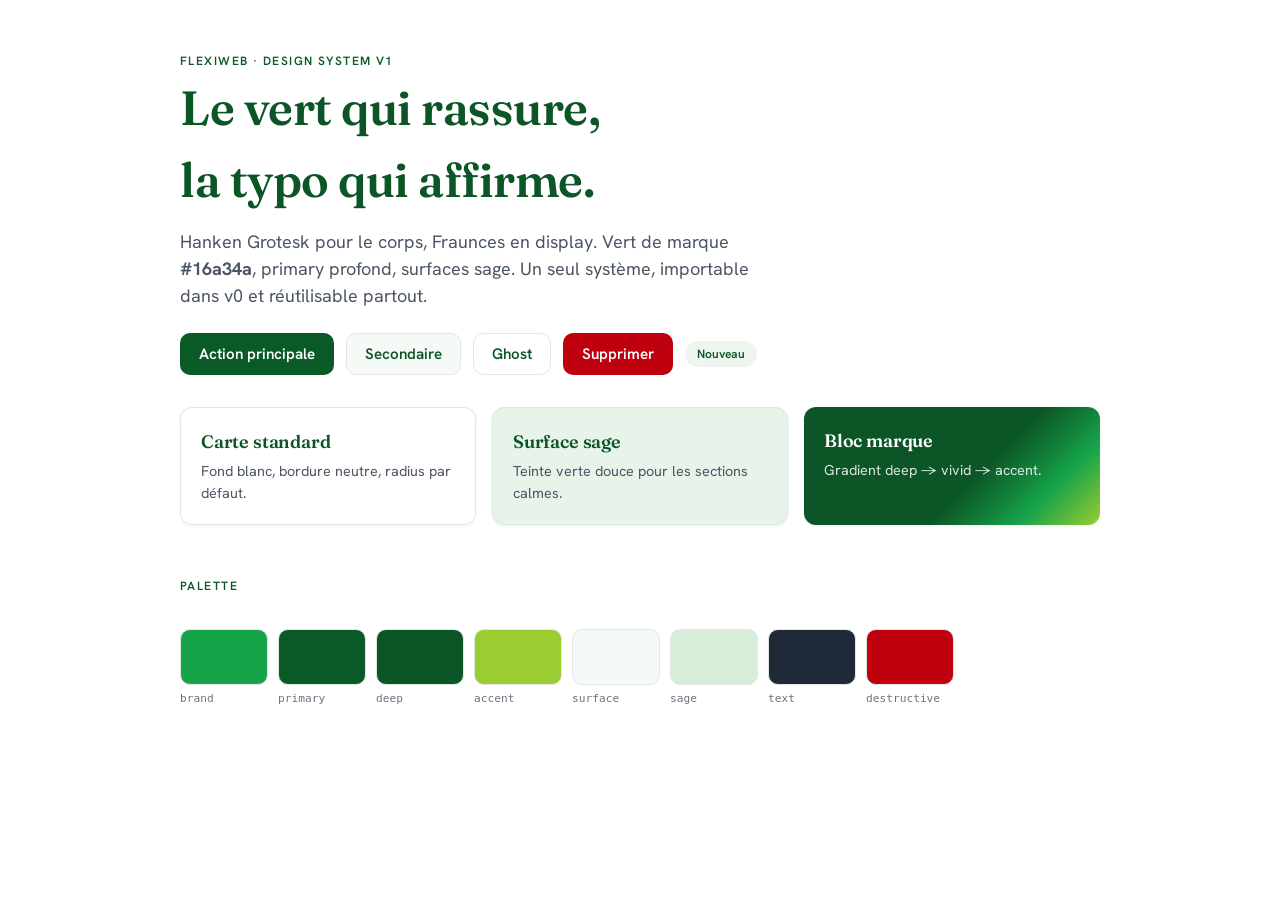
<file: public/index.html>
<!DOCTYPE html>
<html lang="fr">
<head>
<meta charset="utf-8">
<meta name="viewport" content="width=device-width, initial-scale=1">
<title>FlexiWeb Design System — showcase</title>
<link rel="preconnect" href="https://fonts.googleapis.com">
<link rel="preconnect" href="https://fonts.gstatic.com" crossorigin>
<link href="https://fonts.googleapis.com/css2?family=Hanken+Grotesk:wght@400;500;600;700&family=Fraunces:opsz,wght@9..144,400;9..144,600;9..144,700&display=swap" rel="stylesheet">
<link rel="stylesheet" href="theme.css">
<style>
  * { box-sizing: border-box; margin: 0; }
  body { font-family: var(--font-sans); color: var(--foreground); background: var(--background); padding: 48px; line-height: 1.5; }
  .wrap { max-width: 920px; margin: 0 auto; }
  h1, h2, h3 { font-family: var(--font-serif); color: var(--heading); font-weight: 600; letter-spacing: -0.01em; }
  h1 { font-size: 3rem; }
  h2 { font-size: 1.5rem; margin-top: 8px; }
  .eyebrow { font-family: var(--font-sans); text-transform: uppercase; letter-spacing: .12em; font-size: .75rem; font-weight: 600; color: var(--brand-strong); }
  .lead { color: var(--muted-foreground); font-size: 1.125rem; margin-top: 12px; max-width: 60ch; }
  .row { display: flex; gap: 12px; flex-wrap: wrap; margin-top: 24px; align-items: center; }
  .btn { font-family: var(--font-sans); font-weight: 600; font-size: .95rem; padding: 10px 18px; border-radius: var(--radius); border: 1px solid transparent; cursor: pointer; }
  .btn-primary { background: var(--primary); color: var(--primary-foreground); }
  .btn-secondary { background: var(--secondary); color: var(--secondary-foreground); border-color: var(--border); }
  .btn-ghost { background: transparent; color: var(--brand-strong); border-color: var(--border); }
  .btn-destructive { background: var(--destructive); color: var(--destructive-foreground); }
  .cards { display: grid; grid-template-columns: repeat(3, 1fr); gap: 16px; margin-top: 32px; }
  .card { background: var(--card); border: 1px solid var(--border); border-radius: 0.75rem; padding: 20px; box-shadow: 0 1px 3px rgba(0,0,0,.06); }
  .card.sage { background: var(--sage-soft); border-color: var(--sage); }
  .card.brand { background: var(--gradient-brand); color: #fff; border: none; }
  .card h3 { font-size: 1.125rem; }
  .card.brand h3 { color: #fff; }
  .card p { color: var(--muted-foreground); font-size: .9rem; margin-top: 6px; }
  .card.brand p { color: rgba(255,255,255,.85); }
  .swatches { display: flex; gap: 10px; margin-top: 32px; flex-wrap: wrap; }
  .sw { width: 88px; }
  .chip { height: 56px; border-radius: 10px; border: 1px solid var(--border); }
  .sw span { display: block; font-size: .7rem; color: var(--faint); font-family: var(--font-mono); margin-top: 6px; }
  .section { margin-top: 48px; }
  .badge { display:inline-block; background: var(--cream); color: var(--brand-deep); border-radius: 999px; padding: 4px 12px; font-size: .75rem; font-weight: 600; }
</style>
</head>
<body>
  <div class="wrap">
    <span class="eyebrow">FlexiWeb · Design System v1</span>
    <h1>Le vert qui rassure,<br>la typo qui affirme.</h1>
    <p class="lead">Hanken Grotesk pour le corps, Fraunces en display. Vert de marque <b>#16a34a</b>, primary profond, surfaces sage. Un seul système, importable dans v0 et réutilisable partout.</p>

    <div class="row">
      <button class="btn btn-primary">Action principale</button>
      <button class="btn btn-secondary">Secondaire</button>
      <button class="btn btn-ghost">Ghost</button>
      <button class="btn btn-destructive">Supprimer</button>
      <span class="badge">Nouveau</span>
    </div>

    <div class="cards">
      <div class="card"><h3>Carte standard</h3><p>Fond blanc, bordure neutre, radius par défaut.</p></div>
      <div class="card sage"><h3>Surface sage</h3><p>Teinte verte douce pour les sections calmes.</p></div>
      <div class="card brand"><h3>Bloc marque</h3><p>Gradient deep → vivid → accent.</p></div>
    </div>

    <div class="section">
      <span class="eyebrow">Palette</span>
      <div class="swatches">
        <div class="sw"><div class="chip" style="background:#16a34a"></div><span>brand</span></div>
        <div class="sw"><div class="chip" style="background:#0a5a28"></div><span>primary</span></div>
        <div class="sw"><div class="chip" style="background:#0c5526"></div><span>deep</span></div>
        <div class="sw"><div class="chip" style="background:#9acd32"></div><span>accent</span></div>
        <div class="sw"><div class="chip" style="background:#f6faf6"></div><span>surface</span></div>
        <div class="sw"><div class="chip" style="background:#d7edda"></div><span>sage</span></div>
        <div class="sw"><div class="chip" style="background:#1f2937"></div><span>text</span></div>
        <div class="sw"><div class="chip" style="background:#bf000f"></div><span>destructive</span></div>
      </div>
    </div>
  </div>
</body>
</html>
</file>
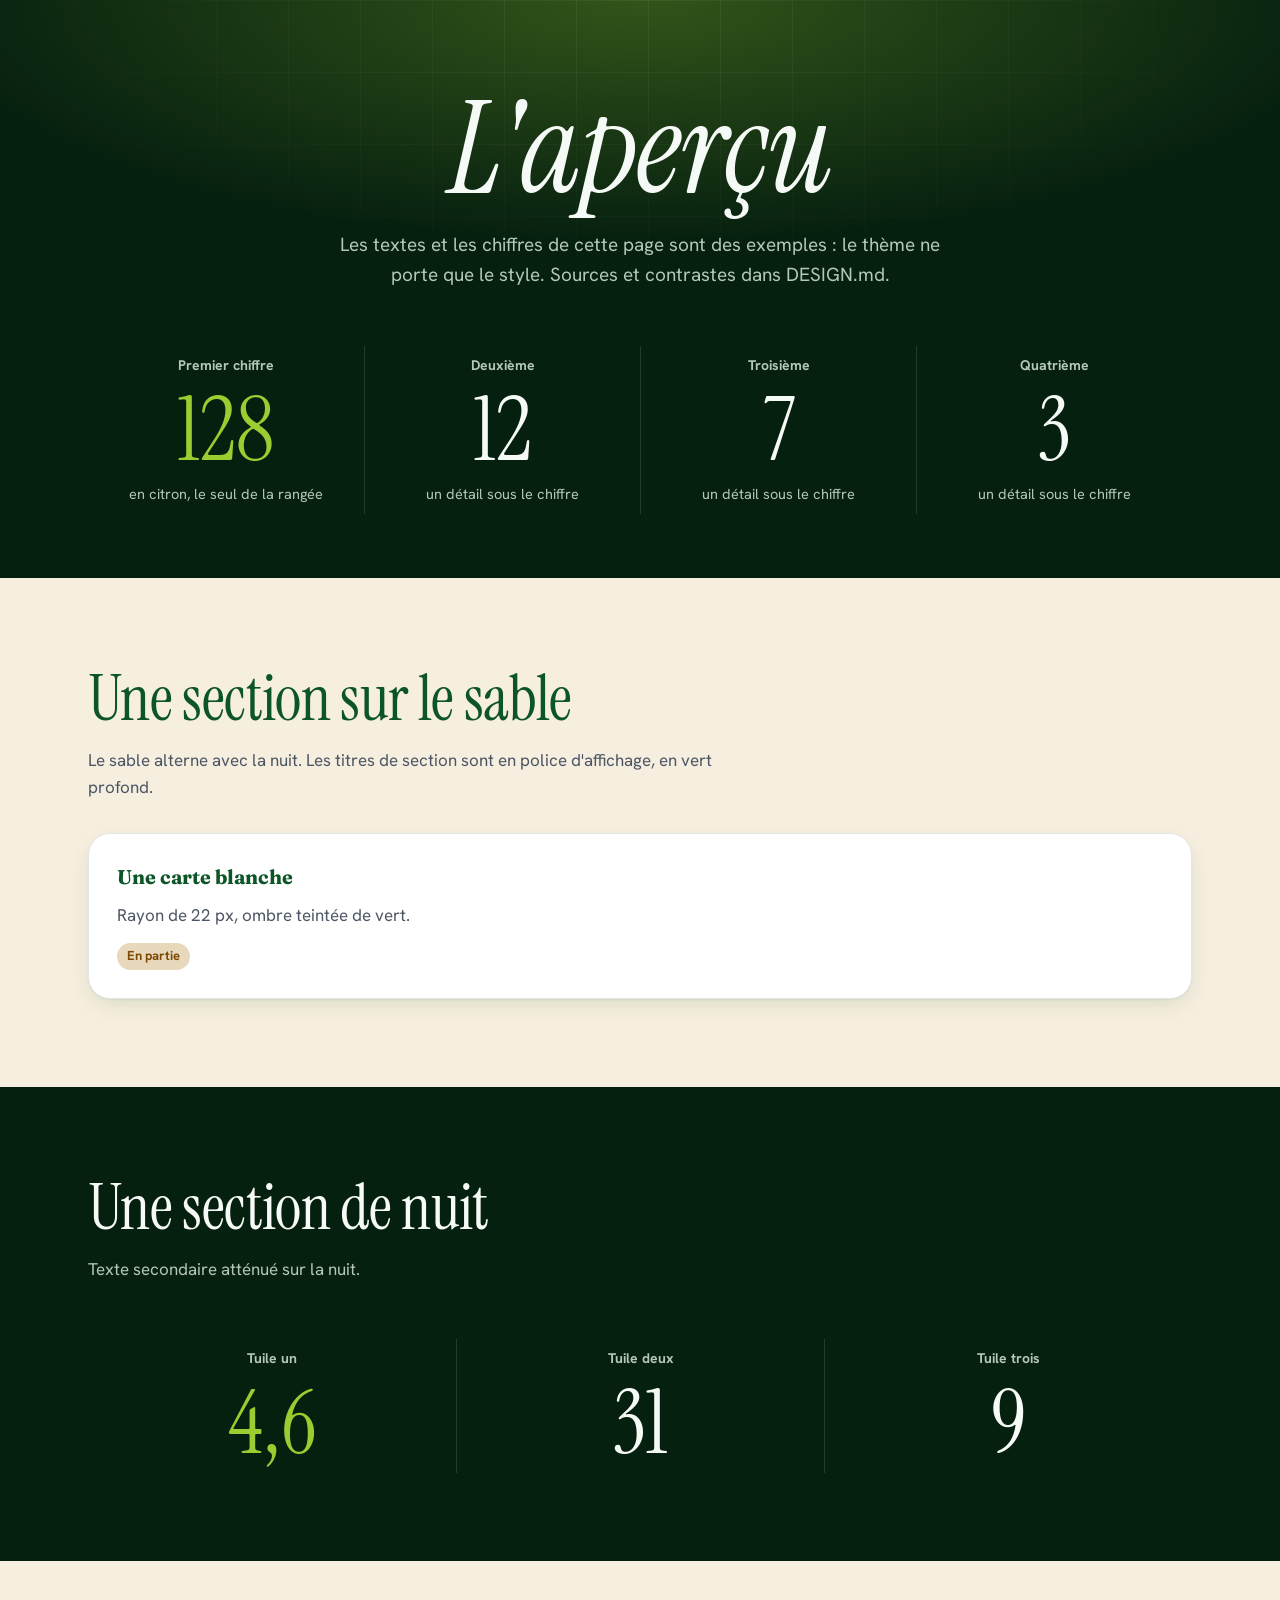
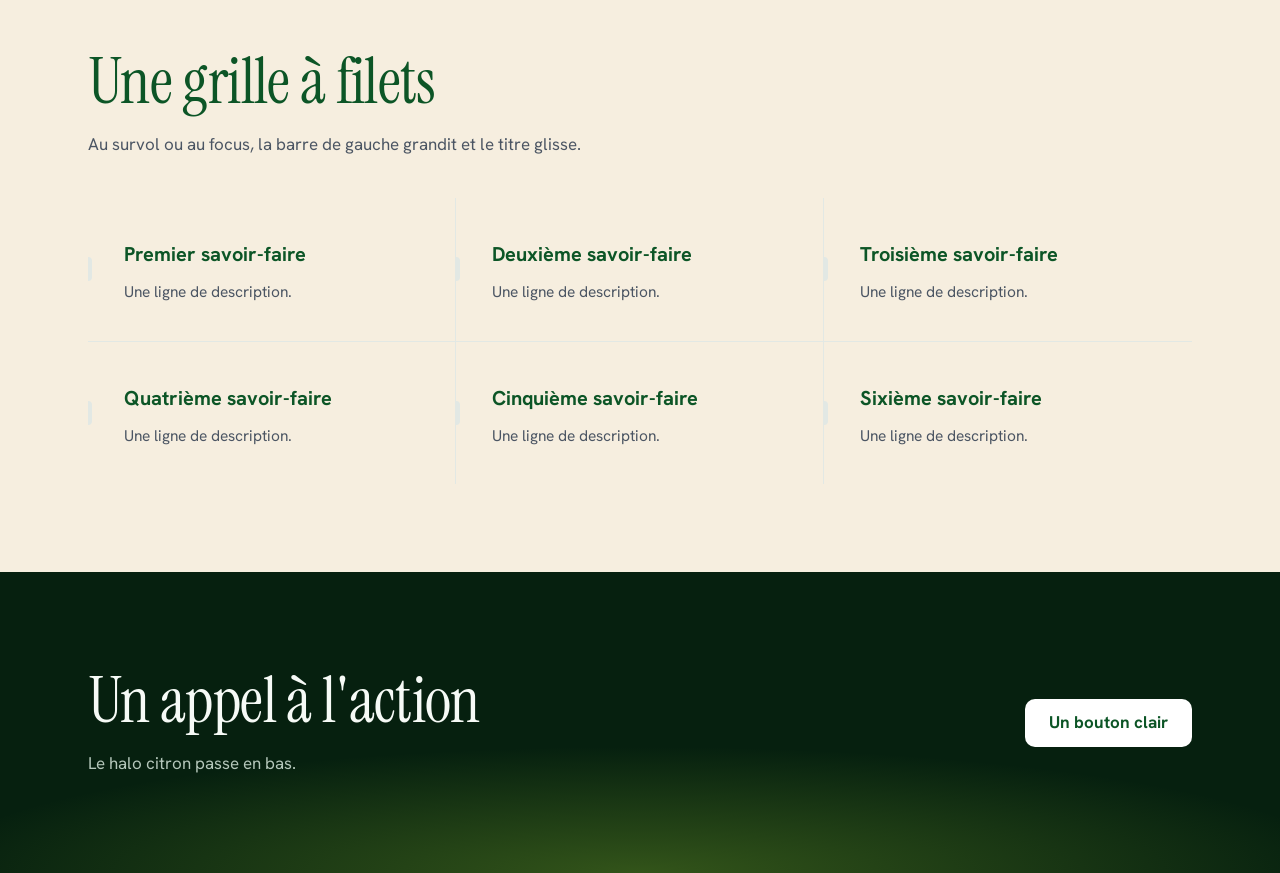
<file: public/themes/nuit-atelier/index.html>
<!DOCTYPE html>
<html lang="fr">
<head>
<meta charset="utf-8">
<meta name="viewport" content="width=device-width, initial-scale=1">
<title>Aperçu du thème nuit-atelier</title>
<link rel="preconnect" href="https://fonts.googleapis.com">
<link rel="preconnect" href="https://fonts.gstatic.com" crossorigin>
<link href="https://fonts.googleapis.com/css2?family=Fraunces:opsz,wght@9..144,600&family=Hanken+Grotesk:wght@400;600;700&family=Instrument+Serif:ital@0;1&display=swap" rel="stylesheet">
<link rel="stylesheet" href="../../theme.css">
<link rel="stylesheet" href="theme.css">
<style>
  * { box-sizing: border-box; }
  body { margin: 0; background: var(--background); color: var(--foreground); font: 400 17px/1.6 var(--font-sans); }
  .page { max-width: 1160px; margin: 0 auto; padding: 0 28px; }
  section { padding: 88px 0; }
  h2 { color: var(--heading); margin: 0 0 16px; }
  h3 { font-family: var(--font-serif); color: var(--heading); margin: 0; }
  p { margin: 0; }
  .chapo { font-size: 19px; color: var(--nuit-attenue); max-width: 640px; margin: 0 auto; }
  .na-chiffres { margin-top: 56px; }
  .libelle { display: block; margin-bottom: 12px; font-size: 14px; font-weight: 700; color: var(--nuit-attenue); }
  .detail { display: block; margin-top: 10px; font-size: 14.5px; color: var(--nuit-attenue); }
  .sable { background: var(--sand); }
  .intro { color: var(--muted-foreground); max-width: 680px; }
  .na-carte { margin-top: 32px; padding: 28px; }
  .na-carte p { color: var(--muted-foreground); margin-top: 8px; }
  .pastille { display: inline-block; margin-top: 14px; padding: 3px 10px; border-radius: 999px; font-size: 13px; font-weight: 700; background: var(--sand-deep); color: var(--partiel-encre); }
  .na-grille { margin-top: 40px; }
  .na-grille h3 { font-family: var(--font-sans); font-size: 20px; font-weight: 700; }
  .na-grille p { color: var(--muted-foreground); margin-top: 10px; font-size: 15.5px; }
  .na-grille a { color: inherit; text-decoration: none; }
  .na-appel .page { display: flex; justify-content: space-between; align-items: center; gap: 32px; flex-wrap: wrap; }
  .na-appel p { color: var(--nuit-attenue); max-width: 620px; }
  .bouton-clair { display: inline-flex; align-items: center; min-height: 48px; padding: 0 24px; border-radius: var(--radius); background: #fff; color: var(--brand-deep); font-weight: 700; text-decoration: none; }
</style>
</head>
<body>
<header class="na-bandeau">
  <div class="page">
    <h1>L'aperçu</h1>
    <p class="chapo">Les textes et les chiffres de cette page sont des exemples : le thème ne porte que le style. Sources et contrastes dans DESIGN.md.</p>
    <div class="na-chiffres">
      <div class="na-phare"><span class="libelle">Premier chiffre</span><span class="na-valeur">128</span><span class="detail">en citron, le seul de la rangée</span></div>
      <div><span class="libelle">Deuxième</span><span class="na-valeur">12</span><span class="detail">un détail sous le chiffre</span></div>
      <div><span class="libelle">Troisième</span><span class="na-valeur">7</span><span class="detail">un détail sous le chiffre</span></div>
      <div><span class="libelle">Quatrième</span><span class="na-valeur">3</span><span class="detail">un détail sous le chiffre</span></div>
    </div>
  </div>
</header>
<main>
  <section class="sable" aria-labelledby="t-sable">
    <div class="page">
      <h2 id="t-sable" class="na-affiche">Une section sur le sable</h2>
      <p class="intro">Le sable alterne avec la nuit. Les titres de section sont en police d'affichage, en vert profond.</p>
      <div class="na-carte">
        <h3>Une carte blanche</h3>
        <p>Rayon de 22 px, ombre teintée de vert.</p>
        <span class="pastille">En partie</span>
      </div>
    </div>
  </section>
  <section class="na-nuit" aria-labelledby="t-nuit">
    <div class="page">
      <h2 id="t-nuit" class="na-affiche">Une section de nuit</h2>
      <p class="na-attenue intro">Texte secondaire atténué sur la nuit.</p>
      <div class="na-chiffres" style="--na-colonnes: 3">
        <div class="na-phare"><span class="libelle">Tuile un</span><span class="na-valeur">4,6</span></div>
        <div><span class="libelle">Tuile deux</span><span class="na-valeur">31</span></div>
        <div><span class="libelle">Tuile trois</span><span class="na-valeur">9</span></div>
      </div>
    </div>
  </section>
  <section class="sable" aria-labelledby="t-grille">
    <div class="page">
      <h2 id="t-grille" class="na-affiche">Une grille à filets</h2>
      <p class="intro">Au survol ou au focus, la barre de gauche grandit et le titre glisse.</p>
      <ul class="na-grille">
        <li><h3><a href="#t-grille"><span class="na-titre">Premier savoir-faire</span></a></h3><p>Une ligne de description.</p></li>
        <li><h3><a href="#t-grille"><span class="na-titre">Deuxième savoir-faire</span></a></h3><p>Une ligne de description.</p></li>
        <li><h3><a href="#t-grille"><span class="na-titre">Troisième savoir-faire</span></a></h3><p>Une ligne de description.</p></li>
        <li><h3><a href="#t-grille"><span class="na-titre">Quatrième savoir-faire</span></a></h3><p>Une ligne de description.</p></li>
        <li><h3><a href="#t-grille"><span class="na-titre">Cinquième savoir-faire</span></a></h3><p>Une ligne de description.</p></li>
        <li><h3><a href="#t-grille"><span class="na-titre">Sixième savoir-faire</span></a></h3><p>Une ligne de description.</p></li>
      </ul>
    </div>
  </section>
</main>
<footer class="na-appel">
  <div class="page">
    <div>
      <h2 class="na-affiche" style="color: var(--nuit-texte)">Un appel à l'action</h2>
      <p>Le halo citron passe en bas.</p>
    </div>
    <a class="bouton-clair" href="#t-sable">Un bouton clair</a>
  </div>
</footer>
</body>
</html>
</file>
<file: public/theme.css>
/* Design System FlexiWeb — thème v1.1 (2026-07-04).
   shadcn-compatible + tokens de marque + fonts. Clair et sombre : le bloc .dark
   ci-dessous expose les 49 variables, miroir exact des 49 claires.
   v1.1 (gaps remontés par les 4 câblages, valeurs déjà arbitrées v1) :
   + --on-brand exposé dans theme.css (était tokens.json only)
   + échelle radius exportée (--radius-sm..2xl, valeurs tokens.json)
   + slot display : --font-display = Fraunces (alias de --font-serif) */
:root {
  /* --- marque --- */
  --brand: #16a34a;
  --brand-strong: #0a5a28;
  --brand-deep: #0c5526;
  --brand-accent: #9acd32;
  --brand-accent-ink: #6fa01f;
  --accent-soft: #d4ed9f; /* tint pâle de --brand-accent : FONDS highlight/chips accent doux (jamais le texte) */
  --on-brand: #ffffff;
  --gradient-brand: linear-gradient(135deg, #0c5526 0%, #0c5526 58%, #16a34a 80%, #9acd32 100%);

  /* --- surfaces vertes tintées --- */
  --surface: #f6faf6;
  --cream: #eef5ee;
  --cream-deep: #e3efe3; /* cran vert soutenu sous sage-soft */
  --sage: #d7edda;
  --sage-soft: #e8f3ea;

  /* --- neutres chauds (v1.2, arbitrés yg0a1n 2026-07-19) : réchauffent la palette verte
     sans clash (undertone jaune doux). Fonds de sections + bordures/chips. Jamais le texte.
     Contraste WCAG AA vérifié pour le CORPS (--foreground/--heading/--muted-foreground) :
     sur --sand 6.5–12.7:1, sur --sand-deep 5.4–10.5:1.
     ⚠️ EXCEPTION (Lot 1 #8) : --faint #6b7280 tombe SOUS AA sur ces surfaces teintées
     (et sur les surfaces vertes) — ne pas l'utiliser en texte dessus ; garde-fou
     faint→muted-foreground prévu au Lot 3. --- */
  --sand: #f6eedf;
  --sand-deep: #e8d8bc;

  /* CONVENTION « surface de card » (v1.2, validée diag #9/#10) : pour colorer des cards sur un
     fond neutre, alterner 3 fonds = 1 vert (--sage-soft) + 2 beiges (--sand, --sand-deep). La
     surface la plus soutenue (--sand-deep) porte une bordure TRANSPARENTE (une bordure sand-deep
     y serait invisible). Le beige/vert porte le FOND, jamais le texte. Contraste AA tenu sur les
     3 fonds (le plus serré = --muted-foreground sur --sand-deep, 5.39:1). */

  /* ÉCHELLE DE SURFACES (v1.3, #14) — noms sémantiques conservés, ordonnés par luminance (clair→foncé),
     en DEUX familles de température (choisir selon l'intention : vert = sobre/marque, beige = chaleureux) :
       froide (verte)  : --surface .946 → --cream .897 → --sage-soft .872 → --cream-deep .836 → --sage .801
       chaude (beige)  : --sand .861 → --sand-deep .699
     Bordures : --border (neutre) < --border-strong (emphase, sépare mieux). Highlight accent : --accent-soft.
     ATOMES (recettes token, jamais de hex) :
       pill  = rounded-full + bg-{tone} + text-{ink} + px-3 py-1 text-xs font-semibold ; tone∈{sage-soft,sand-deep,accent-soft}, ink∈{brand-strong,brand-deep}
       badge = pill compact (px-2 py-0.5 text-[.7rem])
       card-tone = convention surface de card ci-dessus (+ --cream-deep = 4e tone vert renforcé) */

  /* --- shadcn semantic (light) --- */
  --background: #ffffff;
  --foreground: #1f2937;
  --card: #ffffff;
  --card-foreground: #1f2937;
  --popover: #ffffff;
  --popover-foreground: #1f2937;
  --primary: #0a5a28;
  --primary-foreground: #ffffff;
  --secondary: #f6faf6;
  --secondary-foreground: #0c5526;
  --muted: #f6faf6;
  --muted-foreground: #4b5563;
  --accent: #eef5ee;
  --accent-foreground: #0c5526;
  --destructive: #bf000f;
  --destructive-foreground: #ffffff;
  /* états sémantiques (Lot 3 #12) — même registre que --destructive (foncé saturé + fg blanc).
     Chacun tient AA en FOND (badge/toast, fg blanc) ET en TEXTE sur background/surface.
     --success = émeraude DISTINCT du vert de marque #16a34a (plus froid/foncé, ne se confond pas). */
  --success: #047857;             --success-foreground: #ffffff;
  --warning: #b45309;             --warning-foreground: #ffffff;
  --info:    #1d4ed8;             --info-foreground:    #ffffff;
  --border: #e2e8e4;
  --border-strong: #cbd5cf; /* bordure d'emphase (vert-gris) — sépare mieux que --border */
  --input: #e2e8e4;
  --ring: #16a34a;
  /* focus-ring a11y (Lot 1 #8) : --ring #16a34a tient <3:1 sur 9/11 fonds dont les surfaces
     teintées (sage-soft/sand/sand-deep = cards) → focus clavier quasi invisible. Sur surface de
     card : utiliser --ring-strong (contraste fort) ET/OU l'offset --ring-offset (halo = fond,
     pattern shadcn ring-offset). 0 nouvelle couleur : alias de valeurs existantes. */
  --ring-strong: #0c5526; /* = --brand-deep — focus ring pour surfaces teintées */
  --ring-offset: #ffffff;  /* = --background — halo entre l'élément et le ring */
  --heading: #0c5526;
  /* GARDE-FOU (Lot 3 #12, referme le trou Lot 1) : --faint est RÉSERVÉ au texte normal sur
     --background / --surface uniquement. Sur toute surface teintée (cream/sage/sand/…) ou colorée,
     --faint tombe sous AA → utiliser --muted-foreground à la place. */
  --faint: #6b7280;

  --chart-1: #16a34a;
  --chart-2: #0a5a28;
  --chart-3: #9acd32;
  --chart-4: #6fa01f;
  --chart-5: #4b5563;

  /* --- radius (échelle tokens.json, défaut = md) --- */
  --radius: 0.625rem;
  --radius-sm: 0.375rem;
  --radius-md: 0.625rem;
  --radius-lg: 0.75rem;
  --radius-xl: 1rem;
  --radius-2xl: 1.5rem;

  /* --- fonts --- */
  --font-sans: "Hanken Grotesk", ui-sans-serif, system-ui, sans-serif;
  --font-serif: "Fraunces", ui-serif, Georgia, serif;
  --font-display: var(--font-serif); /* slot display (titres) — Fraunces, arbitré v1 */
  --font-mono: ui-monospace, SFMono-Regular, Menlo, Monaco, monospace;
}

/* DARK MODE (v2, Lot 5 #16) — palette DÉRIVÉE de la light (pas inversion naïve) : fonds
   verts-noirs, texte clair, brand/états ÉCLAIRCIS pour rester vibrants + tenir l'AA sur sombre.
   Le @theme ci-dessous référence les var() → bascule auto quand .dark est posé. Valeurs light
   INTACTES. Contraste AA vérifié : foreground 14–16:1, muted-fg 7.6–8:1, brand 10.7:1, états 6.7–11:1. */
.dark {
  /* marque (éclaircie pour le sombre) */
  --brand: #4ade80;               /* vert vif lisible sur fond dark */
  --brand-strong: #22c55e;        /* actions/primary */
  --brand-deep: #16a34a;
  --brand-accent: #a3e635;
  --brand-accent-ink: #84cc16;
  --accent-soft: #14532d;         /* fond highlight doux = vert profond (rôle inversé) */
  --on-brand: #06120b;            /* texte SUR les boutons vifs = sombre */
  --gradient-brand: linear-gradient(135deg, #06120b 0%, #14532d 58%, #22c55e 80%, #4ade80 100%);

  /* surfaces = panneaux dark tintés */
  --surface: #101a14;
  --cream: #111d16;
  --cream-deep: #16241c;
  --sage: #1c2e24;
  --sage-soft: #16241c;
  --sand: #1f1b12;                /* panneau dark chaud */
  --sand-deep: #2a2416;

  /* shadcn semantic (dark) */
  --background: #0b1510;
  --foreground: #e7f0ea;
  --card: #111d16;
  --card-foreground: #e7f0ea;
  --popover: #111d16;
  --popover-foreground: #e7f0ea;
  --primary: #22c55e;
  --primary-foreground: #06120b;
  --secondary: #16241c;
  --secondary-foreground: #e7f0ea;
  --muted: #16241c;
  --muted-foreground: #9db0a5;
  --accent: #1c2e24;
  --accent-foreground: #e7f0ea;
  --destructive: #f87171;         /* rouge éclairci (AA sur dark) */
  --destructive-foreground: #06120b;
  /* états sémantiques (dark) — vibrants, foreground sombre (badge) ou texte sur fond dark */
  --success: #34d399;             --success-foreground: #06120b;
  --warning: #fbbf24;             --warning-foreground: #06120b;
  --info:    #60a5fa;             --info-foreground:    #06120b;
  --border: #24352b;
  --border-strong: #33463a;
  --input: #24352b;
  --ring: #4ade80;
  --ring-strong: #4ade80;         /* déjà vif sur dark → même valeur */
  --ring-offset: #0b1510;         /* = --background */
  --heading: #e7f0ea;
  --faint: #8a978f;               /* réservé texte sur --background/--surface (AA 5.9–6.1:1) */

  --chart-1: #4ade80;
  --chart-2: #22c55e;
  --chart-3: #a3e635;
  --chart-4: #84cc16;
  --chart-5: #9db0a5;
}

/* Tailwind v4 — mapping @theme (importe les tokens dans les utilitaires tw) */
@theme inline {
  --color-background: var(--background);
  --color-foreground: var(--foreground);
  --color-primary: var(--primary);
  --color-primary-foreground: var(--primary-foreground);
  --color-secondary: var(--secondary);
  --color-muted: var(--muted);
  --color-muted-foreground: var(--muted-foreground);
  --color-faint: var(--faint);
  --color-accent: var(--accent);
  --color-destructive: var(--destructive);
  --color-success: var(--success);
  --color-success-foreground: var(--success-foreground);
  --color-warning: var(--warning);
  --color-warning-foreground: var(--warning-foreground);
  --color-info: var(--info);
  --color-info-foreground: var(--info-foreground);
  --color-border: var(--border);
  --color-border-strong: var(--border-strong);
  --color-ring: var(--ring);
  --color-ring-strong: var(--ring-strong);
  --color-ring-offset: var(--ring-offset);
  --color-brand: var(--brand);
  --color-brand-strong: var(--brand-strong);
  --color-brand-deep: var(--brand-deep);
  --color-brand-accent: var(--brand-accent);
  --color-brand-accent-ink: var(--brand-accent-ink);
  --color-accent-soft: var(--accent-soft);
  --color-surface: var(--surface);
  --color-cream: var(--cream);
  --color-cream-deep: var(--cream-deep);
  --color-sage: var(--sage);
  --color-sage-soft: var(--sage-soft);
  --color-sand: var(--sand);
  --color-sand-deep: var(--sand-deep);
  --color-on-brand: var(--on-brand);
  --font-sans: var(--font-sans);
  --font-serif: var(--font-serif);
  --font-display: var(--font-display);
  --font-mono: var(--font-mono);
  --radius: var(--radius);
  --radius-sm: var(--radius-sm);
  --radius-md: var(--radius-md);
  --radius-lg: var(--radius-lg);
  --radius-xl: var(--radius-xl);
  --radius-2xl: var(--radius-2xl);

  /* spacing (Lot 2 #10) — base multiplicative Tailwind v4 : génère les utilitaires
     p-N, m-N, gap-N et space-N (p-1 = 4px).
     RYTHME DS recommandé (multiples de 4, harmonisé au pas radius) : 4, 8, 12, 16 (card),
     24 (gap section), 32, 48 (section vertical mobile), 64 (desktop), 96 (hero) px,
     soit p-1, p-2, p-3, p-4, p-6, p-8, p-12, p-16, p-24.

     ATTENTION EN REFORMULANT CE COMMENTAIRE : ne jamais accoler une étoile et une barre
     oblique. La séquence referme le commentaire en pleine phrase, le reste du texte devient
     du CSS invalide, et le build Tailwind échoue sur « @theme blocks must only contain
     custom properties ». C'est ce qui s'était produit ici : trois motifs d'utilitaires
     écrits avec une étoile suivie d'une barre oblique fermaient le bloc trois fois.
     Écrire les utilitaires sous la forme p-N, ou séparés par des virgules. */
  --spacing: 0.25rem;

  /* fontSize (Lot 1 #8 : orphelins tokens.json désormais distribués → utilitaires text-*) */
  --text-xs: 0.75rem;
  --text-sm: 0.875rem;
  --text-base: 1rem;
  --text-lg: 1.125rem;
  --text-xl: 1.25rem;
  --text-2xl: 1.5rem;
  --text-3xl: 2.25rem;
  --text-4xl: 3rem;
  --text-5xl: 3.75rem;

  /* fontWeight (orphelins distribués → utilitaires font-*) */
  --font-weight-normal: 400;
  --font-weight-medium: 500;
  --font-weight-semibold: 600;
  --font-weight-bold: 700;

  /* line-height (Lot 4 #14 → utilitaires leading-*) : tight=titres display, normal=corps */
  --leading-tight: 1.1;
  --leading-snug: 1.3;
  --leading-normal: 1.5;
  --leading-relaxed: 1.7;

  /* letter-spacing (Lot 4 #14 → utilitaires tracking-*) : wide 0.08em = eyebrows uppercase (usage diag) */
  --tracking-tighter: -0.02em;
  --tracking-tight: -0.01em;
  --tracking-normal: 0em;
  --tracking-wide: 0.08em;
  --tracking-wider: 0.14em;

  /* shadow (Lot 1 sm/md + Lot 4 xs/lg/xl → utilitaires shadow-*) — undertone noir faible-opacité */
  --shadow-xs: 0 1px 1px 0 rgba(0,0,0,0.04);
  --shadow-sm: 0 1px 2px 0 rgba(0,0,0,0.05);
  --shadow-md: 0 1px 3px 0 rgba(0,0,0,0.1), 0 1px 2px -1px rgba(0,0,0,0.1);
  --shadow-lg: 0 4px 6px -1px rgba(0,0,0,0.1), 0 2px 4px -2px rgba(0,0,0,0.1);
  --shadow-xl: 0 10px 15px -3px rgba(0,0,0,0.1), 0 4px 6px -4px rgba(0,0,0,0.1);
}
</file>
<file: public/themes/nuit-atelier/theme.css>
/* Thème « nuit-atelier » v1 (agent-tools, 2026-11-26) : miroir de tokens.json, qui fait foi.
   PROLONGE flexiweb-theme : importer d'abord ../../theme.css (ou le thème FlexiWeb du projet), puis ce fichier. Aucune variable de flexiweb-theme n'est redéfinie ici.
   Référence en production : /atelier de flexiweb-landing-page (atelier.css à bb39755), où ces valeurs sont portées par .atelier.
   Police d'affichage : Instrument Serif (Google Fonts, OFL), à charger par le projet. Avec next/font : Instrument_Serif({ weight: "400", style: ["normal", "italic"],
   variable: "--font-instrument-serif" }) ; --font-affiche la reprend, avec repli sur Instrument Serif installée, puis sur --font-serif (Fraunces). */
:root {
  --nuit: #06200f;
  --nuit-texte: #f6faf6;
  --nuit-attenue: #b5c7bb;
  --nuit-filet: rgba(255, 255, 255, 0.12);
  --partiel-encre: #7c4a03; /* sur --sand-deep : 5,27 */
  --halo: radial-gradient(ellipse 80% 60% at 50% 0%, rgba(154, 205, 50, 0.3), transparent 70%);
  --halo-bas: radial-gradient(ellipse 80% 60% at 50% 100%, rgba(154, 205, 50, 0.3), transparent 70%);
  --font-affiche: var(--font-instrument-serif, "Instrument Serif"), var(--font-serif, Georgia), serif;
  --radius-carte: 22px;
  --ombre-carte: 0 1px 2px rgba(12, 85, 38, 0.06), 0 8px 24px -8px rgba(12, 85, 38, 0.18);
}

@theme inline {
  --color-nuit: var(--nuit);
  --color-nuit-texte: var(--nuit-texte);
  --color-nuit-attenue: var(--nuit-attenue);
  --color-nuit-filet: var(--nuit-filet);
  --color-partiel-encre: var(--partiel-encre);
  --font-affiche: var(--font-affiche);
  --radius-carte: var(--radius-carte);
  --shadow-carte: var(--ombre-carte);
}

/* Recettes, préfixe .na- (rien ne fuit hors des éléments qui portent la classe). Ce sont les règles de /atelier, rendues génériques. */

/* Section de nuit. Alterner avec une section sable (var(--sand)) ou blanche ; jamais deux sections de nuit de suite. */
.na-nuit { background: var(--nuit); color: var(--nuit-texte); }
.na-nuit h2 { color: var(--nuit-texte); }
.na-nuit .na-attenue { color: var(--nuit-attenue); }

/* Bandeau (Tailark Veil Hero Section) : pleine largeur, halo citron en haut, trame de lignes très légère masquée en radial. */
.na-bandeau { position: relative; overflow: hidden; background: var(--halo), var(--nuit); color: var(--nuit-texte); text-align: center; padding: 88px 0 64px; }
.na-bandeau::before { content: ""; position: absolute; inset: 0; pointer-events: none; background-image: linear-gradient(var(--nuit-filet) 1px, transparent 1px), linear-gradient(90deg, var(--nuit-filet) 1px, transparent 1px); background-size: 72px 72px; opacity: 0.5; mask-image: radial-gradient(ellipse 70% 80% at 50% 0%, #000 0%, transparent 70%); }
.na-bandeau > * { position: relative; }
.na-bandeau h1 { font-family: var(--font-affiche); font-weight: 400; font-style: italic; font-size: clamp(64px, 10vw, 128px); line-height: 0.95; letter-spacing: -0.01em; color: var(--nuit-texte); margin: 0 auto 20px; }

/* Appel à l'action de nuit : le halo en bas. */
.na-appel { background: var(--halo-bas), var(--nuit); color: var(--nuit-texte); padding: 96px 0; }

/* Titres d'affiche (h2 de section). */
.na-affiche { font-family: var(--font-affiche); font-weight: 400; font-size: clamp(40px, 5vw, 64px); line-height: 1.02; letter-spacing: -0.01em; }

/* Chiffres clés (Tailark Stats 1) : colonnes séparées par des filets, sans fond de carte. Le premier chiffre mis en avant en citron (9,13 sur la nuit). */
.na-chiffres { display: grid; grid-template-columns: repeat(var(--na-colonnes, 4), 1fr); text-align: center; }
.na-chiffres > * { padding: 8px 24px; border-left: 1px solid var(--nuit-filet); }
.na-chiffres > :first-child { border-left: 0; }
.na-chiffres .na-valeur { display: block; font-family: var(--font-affiche); font-size: 88px; line-height: 0.95; font-weight: 400; color: var(--nuit-texte); }
.na-chiffres .na-phare .na-valeur { color: var(--brand-accent); }

/* Carte blanche (sur sable ou sur nuit). */
.na-carte { background: #fff; border: 1px solid var(--border); border-radius: var(--radius-carte); box-shadow: var(--ombre-carte); color: var(--foreground); }

/* Grille à filets avec survol (21st.dev, « Feature Section with hover effects », Manu Arora, MIT) : une barre de 4 px à gauche grandit et passe au vert de marque,
   le titre glisse de 8 px. Le vert de marque (3,29 sur blanc) ne porte jamais de texte. Survol seulement sur un appareil qui survole ; focus partout ; mouvement réduit respecté. */
.na-grille { display: grid; grid-template-columns: repeat(3, 1fr); list-style: none; margin: 0; padding: 0; }
.na-grille > * { position: relative; padding: 40px 32px 36px 36px; border-right: 1px solid var(--border); border-bottom: 1px solid var(--border); transition: background 0.2s; }
.na-grille > *::before { content: ""; position: absolute; left: 0; top: 50%; width: 4px; height: 24px; transform: translateY(-50%); border-radius: 0 4px 4px 0; background: var(--border); transition: height 0.2s, background 0.2s; }
.na-grille .na-titre { display: block; transition: transform 0.2s; }
.na-grille > :focus-within { background: #fff; }
.na-grille > :focus-within::before { height: 40px; background: var(--brand); }
.na-grille > :focus-within .na-titre { transform: translateX(8px); }
@media (hover: hover) {
  .na-grille > :hover { background: #fff; }
  .na-grille > :hover::before { height: 40px; background: var(--brand); }
  .na-grille > :hover .na-titre { transform: translateX(8px); }
}
@media (min-width: 901px) {
  .na-grille > :nth-child(3n) { border-right: 0; }
  .na-grille > :nth-last-child(-n + 3) { border-bottom: 0; }
}
@media (max-width: 900px) {
  .na-chiffres { grid-template-columns: 1fr 1fr; }
  .na-chiffres > :nth-child(odd) { border-left: 0; }
  .na-chiffres > :nth-child(n + 3) { border-top: 1px solid var(--nuit-filet); padding-top: 28px; }
  .na-grille { grid-template-columns: 1fr 1fr; }
  .na-grille > :nth-child(even) { border-right: 0; }
  .na-grille > :last-child, .na-grille > :nth-last-child(2):nth-child(odd) { border-bottom: 0; }
}
@media (max-width: 560px) {
  .na-bandeau { padding: 64px 0 48px; }
  .na-bandeau h1 { font-size: clamp(56px, 18vw, 80px); }
  .na-chiffres { grid-template-columns: 1fr; }
  .na-chiffres > *, .na-chiffres > :nth-child(odd) { border-left: 0; border-top: 1px solid var(--nuit-filet); padding: 24px 12px; }
  .na-chiffres > :first-child { border-top: 0; }
  .na-chiffres .na-valeur { font-size: 72px; }
  .na-grille { grid-template-columns: 1fr; }
  .na-grille > *, .na-grille > :nth-child(even) { border-right: 0; border-bottom: 1px solid var(--border); }
  .na-grille > :last-child { border-bottom: 0; }
  .na-appel { padding: 64px 0; }
}
@media (prefers-reduced-motion: reduce) {
  .na-grille > *, .na-grille > *::before, .na-grille .na-titre { transition: none; }
  .na-grille > :hover .na-titre, .na-grille > :focus-within .na-titre { transform: none; }
  .na-grille > :hover::before, .na-grille > :focus-within::before { height: 24px; }
}

/* Focus visible bicolore : le contour blanc se voit sur la nuit, l'anneau brand-deep sur le clair. */
.na-nuit :focus-visible, .na-bandeau :focus-visible, .na-appel :focus-visible { outline: 2px solid #fff; outline-offset: 2px; box-shadow: 0 0 0 5px var(--brand-deep); border-radius: 8px; }
</file>
